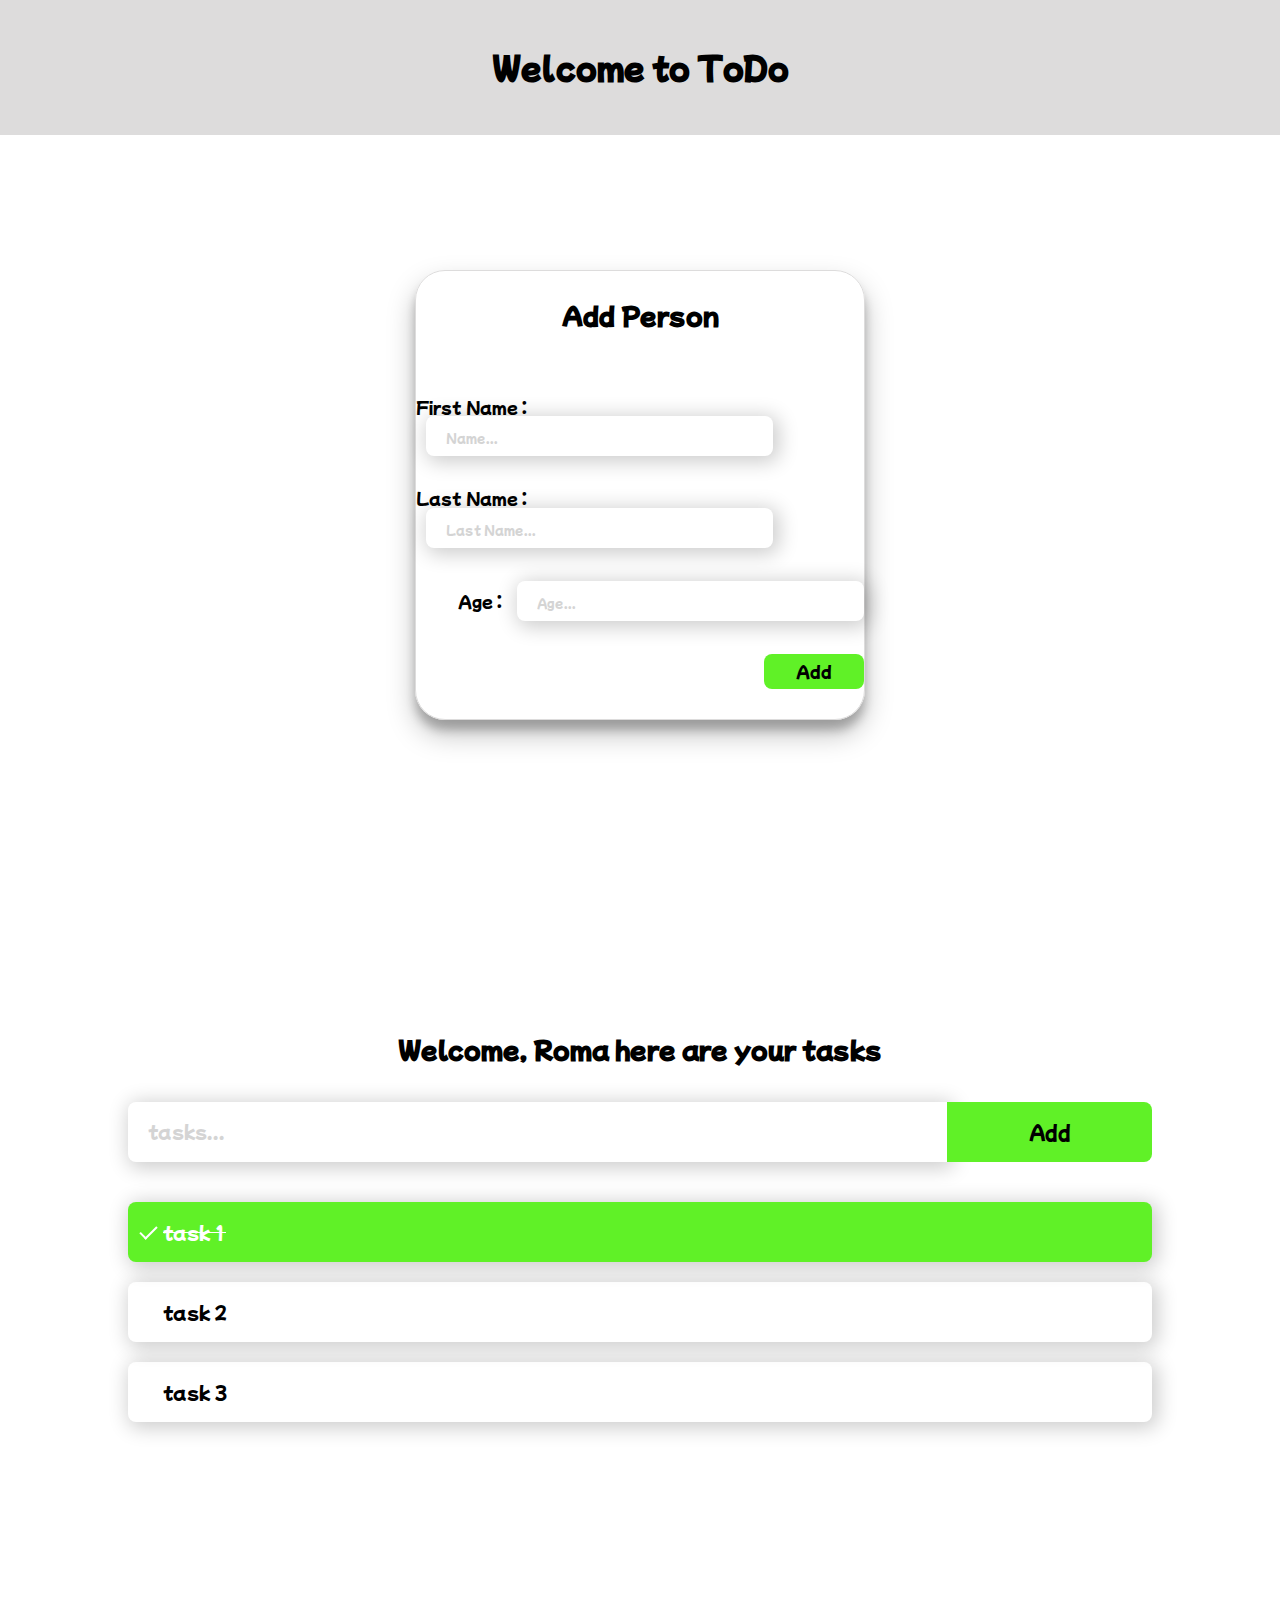
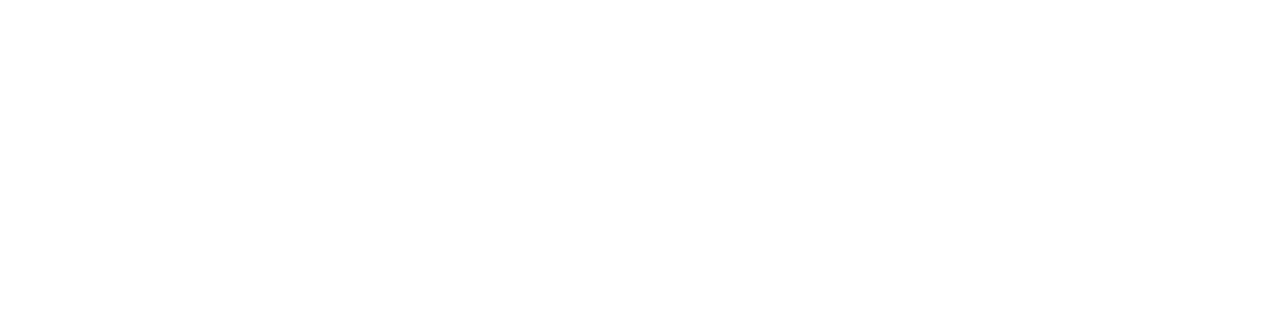
<file: Task/final-task/index.html>
<!DOCTYPE html>
<html lang="en">
<head>
  <meta charset="UTF-8">
  <meta http-equiv="X-UA-Compatible" content="IE=edge">
  <meta name="viewport" content="width=device-width, initial-scale=1.0">
  <link rel="preconnect" href="https://fonts.googleapis.com">
  <link rel="preconnect" href="https://fonts.gstatic.com" crossorigin>
  <link href="https://fonts.googleapis.com/css2?family=Mochiy+Pop+P+One&display=swap" rel="stylesheet">
  <link rel="stylesheet" href="css/style.css">
  <title>ToDo List Application</title>
</head>
<body>
  <header class="header">
    <div class="container">
      <div class="header__wrapper">
        <h1 class="header__title">Welcome to ToDo</h1>
        <!-- <label class="switch">
          <input type="checkbox">
          <span class="slider round"></span>
        </label> -->
      </div>
      <!-- /.header__wrapper -->
    </div>
    <!-- /.container -->
  </header>
  <main class="main">
    <section class="user">
      <div class="container">
        <div class="user__wapper">
          <div class="user__info">
            <h2 class="user__title">Add Person</h2>
            <ul class="user__list">
              <li class="user__item">
                <label for="name">
                  <span class="user__first">First Name :</span>
                  <input class="user__input" id="name" name="name" type="text" placeholder="Name..." required>
                </label>
              </li>
              <li class="user__item">
                <label for="lastname">
                  <span class="user__last">Last Name :</span>
                  <input class="user__input" id="lastname" name="lastname" type="text" placeholder="Last Name..." required>
                </label>
              </li>
              <li class="user__item">
                <label for="age">
                  <span class="user__age">Age :</span>
                  <input  class="user__input" id="age" name="age" type="number" placeholder="Age..." required>
                </label>
              </li>
              <li class="user__item">
                <button class="user__button" type="submit">Add</button>
              </li>
            </ul>
          </div>
          <!-- /.user__info -->
        </div>
        <!-- /.user__wapper -->
      </div>
      <!-- /.container -->
    </section>
    <section class="todo">
      <div class="container">
        <div class="todo__wrapper">
          <div class="todo__head">
            <h2 class="todo__title">Welcome, Roma here are your tasks</h2>
            <label class="todo__label" for="create">
              <input  class="todo__input" name="create" type="text" placeholder="tasks..." required>
              <button class="todo__button" type="button">Add</button>
            </label>
          </div>
          <!-- /.todo__head -->
          <ul class="todo__list">
            <li class="todo__item done">task 1</li>
            <li class="todo__item">task 2</li>
            <li class="todo__item">task 3</li>
          </ul>
        </div>
        <!-- /.todo__wrapper -->
      </div>
      <!-- /.container -->
    </section>
  </main>

  <script src="js/main.js"></script>
</body>
</html>
</file>
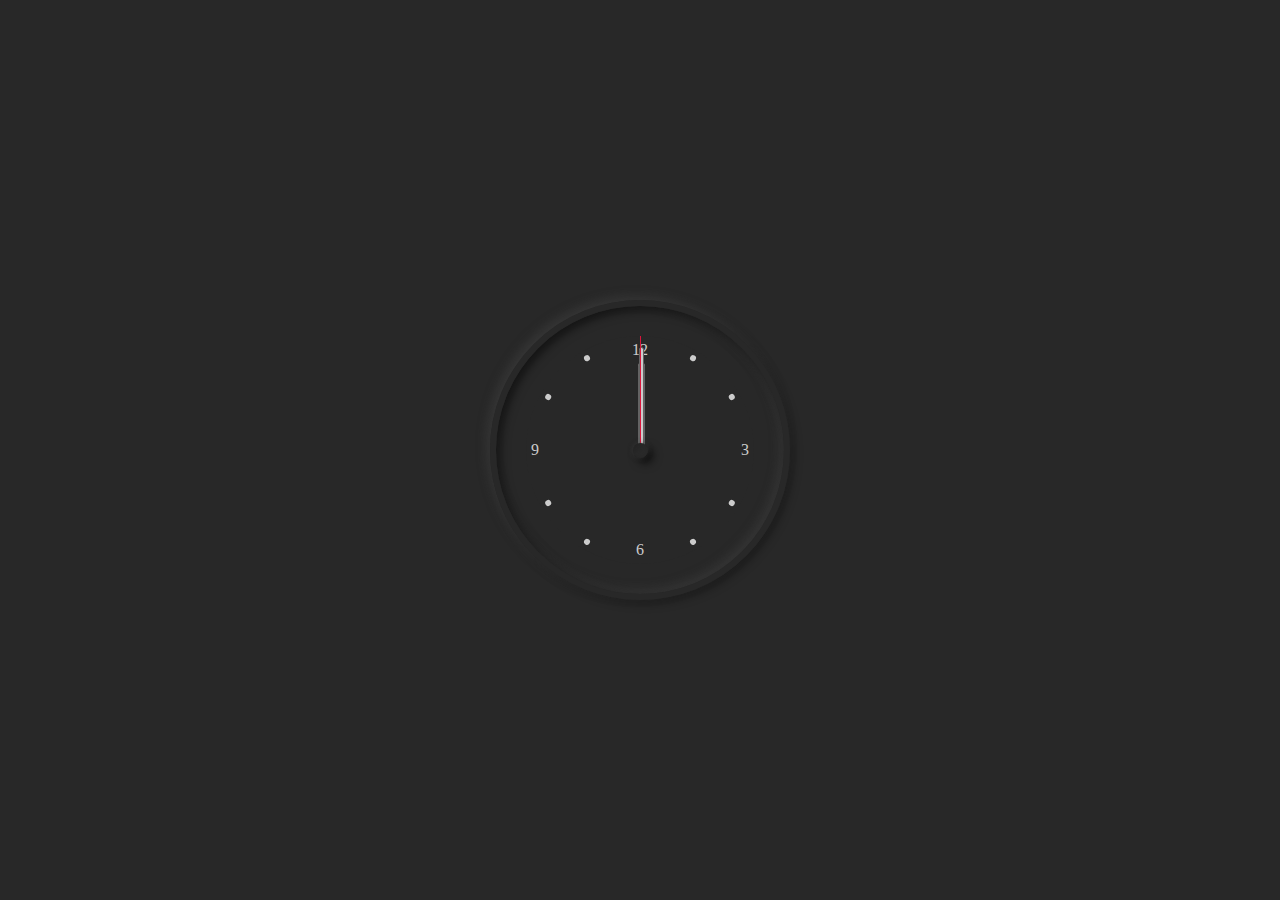
<file: Task/task №4/index.html>
<!DOCTYPE html>
<html lang="en">
<head>
  <meta charset="UTF-8">
  <meta http-equiv="X-UA-Compatible" content="IE=edge">
  <meta name="viewport" content="width=device-width, initial-scale=1.0">
  <!-- <link rel="preconnect" href="https://fonts.googleapis.com">
  <link rel="preconnect" href="https://fonts.gstatic.com" crossorigin>
  <link href="https://fonts.googleapis.com/css2?family=Gluten:wght@500&display=swap" rel="stylesheet"> -->
  <link rel="stylesheet" href="style.css">
  <title>css clock</title>
</head>
<body>
  <time class="clock">
    <div class="clock__face">
      <div class="clock__one">
        <span>12</span>
        <span>6</span>
      </div>
      <div class="clock__two">
        <span>9</span>
        <span>3</span>
      </div>
      <div class="clock__three">
        <span class="clock__point"></span>
        <span class="clock__point"></span>
      </div>
      <div class="clock__four">
        <span class="clock__point"></span>
        <span class="clock__point"></span>
      </div>
      <div class="clock__five">
        <span class="clock__point"></span>
        <span class="clock__point"></span>
      </div>
      <div class="clock__six">
        <span class="clock__point"></span>
        <span class="clock__point"></span>
      </div>
      <div class="clock__hour clock__hand"></div>
      <div class="clock__min clock__hand"></div>
      <div class="clock__sec clock__hand"></div>
    </div>
    <!-- /.clock__face -->
  </time>

  <script src="main.js"></script>
</body>
</html>
</file>
<file: Task/task №4/style.css>
* {
  box-sizing: border-box;
  margin: 0;
  padding: 0;
}

body {
  display: flex;
  align-items: center;
  min-height: 100vh;
  /* font-family: 'Gluten', cursive; */
  color: #cccccc;
  background: #282828;
}

:root {
  --main-bg-color: #cccccc;
  --bg: #282828;
}
/* style clock */

.clock {
  position: relative;
  width: 300px;
  height: 300px;
  margin: auto;
  padding: 30px;
  border: 6px solid var(--bg);
  box-shadow: -4px -4px 10px rgba(67, 67, 67, 0.5),
              inset 4px 4px 10px rgba(0, 0, 0, 0.5),
              inset -4px -4px 10px rgba(67, 67, 67, 0.5),
              4px 4px 10px rgba(0, 0, 0, 0.3);
  border-radius: 50%;
}

.clock__face {
  position: relative;
  display: flex;
  justify-content: center;
  align-items: center;
  width: 100%;
  height: 100%;
  border-radius: 100%;
  background: var(--bg);
  z-index: 2;
  overflow: hidden;
}

.clock__face::before {
  content: '';
  width: 15px;
  height: 15px;
  background: var(--bg);
  box-shadow: 0px 0px 5px rgb(67 67 67 / 50%), 
              inset 0px 0px 10px rgb(0 0 0 / 20%), 
              inset -4px -4px 10px rgb(67 67 67 / 25%), 
              5px 5px 10px rgb(0 0 0 / 70%);
  border-radius: 100%;
  z-index: 10;
}

.clock__one {
  position: absolute;
  display: flex;
  flex-direction: column;
  justify-content: space-between;
  align-items: center;
  top: 0;
  height: 100%;
  padding: 5px;
}

.clock__two {
  position: absolute;
  display: flex;
  justify-content: space-between;
  align-items: center;
  left: 0;
  width: 100%;
  padding: 5px;
}

.clock__three,
.clock__four,
.clock__five,
.clock__six {
  position: absolute;
  display: flex;
  flex-direction: column;
  justify-content: space-between;
  align-items: center;
  height: 100%;
  padding: 5px;
}

.clock__point {
  width: 6px;
  height: 6px;
  border-radius: 50%;
  background: var(--main-bg-color);;
}

.clock__three {
  transform: rotate(30deg);
}

.clock__four {
  transform: rotate(60deg);
}

.clock__five {
  transform: rotate(120deg);
}

.clock__six {
  transform: rotate(150deg);
}

/* style hand */

.clock__hand {
  margin-left: -8px;
  margin-top: -8px;
  position: absolute;
  display: block;
  height: 1em;
  width: 1em;
  left: 50%;
  top: 50%;
}

.clock__hour::after,
.clock__min::after,
.clock__sec::after {
  content: "";
  position: absolute;
  bottom: 50%;
  left: 50%;
  display: block;
  margin-bottom: 1px;
  border-radius: 6px 6px 0 0;
}

.clock__hour::after {
  height: 85px;
  width: 5px;
  margin-left: -2.25px;
  background: var(--main-bg-color);;
  border: 1px solid #636363;
  z-index: 3;
}

.clock__min::after {
  height: 100px;
  width: 3px;
  margin-left: -1.25px;
  background: var(--main-bg-color);;
  border: 1px solid #636363;
  z-index: 4;
}

.clock__sec::after {
  height: 125px;
  width: 1px;
  margin-left: -0.25px;
  background: #dc143c;
  z-index: 5;
}
</file>
<file: Task/final-task/css/style.css>
@import url("normalize.css");

* {
  box-sizing: border-box;
}

body {
  font-family: 'Mochiy Pop P One', sans-serif;
}

.container {
  width: 1280px;
  margin: 0 auto;
}

.header {
  padding: 30px 0;
  background: #dddcdc;
}

.header__wrapper {
  display: flex;
  align-items: center;
  justify-content: center;
}

.header__title {
  font-size: 30px;
  text-align: center;
  width: 345px;
  transition: all 0.3s;
}

.header__title:hover {
  letter-spacing: 3px;
}

/* style user */

.user {
  width: 100%;
  height: 100vh;
}

.user__wapper {
  display: flex;
  justify-content: center;
  align-items: center;
  height: 80vh;
}

.user__title {
  margin: 0;
}

.user__info {
  display: flex;
  flex-direction: column;
  align-items: center;
  justify-content: space-between;
  width: 450px;
  height: 450px;
  padding: 30px 0;
  border: 1px solid #dddcdc;
  border-radius: 30px;
  box-shadow: 0 14px 28px rgba(0,0,0,0.25), 0 10px 10px rgba(0,0,0,0.22);
}

.user__list {
  height: 75%;
  display: flex;
  flex-direction: column;
  justify-content: space-between;
  align-items: end;
  list-style: none;
  margin: 0;
  padding: 0;
}

.user__item label {
  cursor: pointer;
}

.user__input {
  height: 30px;
  margin-left: 10px;
  padding: 20px 0 20px 20px;
  border-radius: 8px;
  border: none;
  box-shadow: 3px 3px 20px 3px rgb(0 0 0 / 20%);
  outline: none;
}

.user__input::-webkit-input-placeholder {
  font-size: 12px;
  opacity: 0.3;
}

.user__input:focus::-webkit-input-placeholder {
  text-indent: 200px;
  transition: text-indent 0.9s;
}

input[type=number]::-webkit-inner-spin-button,
input[type=number]::-webkit-outer-spin-button {
  -webkit-appearance: none;
}

.user__button {
  -webkit-appearance: none;
  -moz-appearance: none;
  appearance: none;
  font-size: 16px;
  min-width: 100px;
  padding: 8px 16px;
  border: 0;
  border-radius: 8px;
  background: #60f127;
  cursor: pointer;
}

.user__button:hover {
  background: #87f55b;
}

.user__button:focus {
  outline: none;
  box-shadow: 0 0 0 2px #cbd6ee;
}

/* style todo */

.todo {
  height: 100vh;
}

.todo__wrapper {
  display: flex;
  justify-content: center;
  align-items: center;
  flex-direction: column;
}

.todo__head {
  display: flex;
  justify-content: center;
  align-items: center;
  flex-direction: column;
  width: 100%;
}

.todo__title {
  margin: 0;
}

.todo__label {
  width: 80%;
  margin-top: 40px;
}

.todo__input {
  width: 80%;
  height: 60px;
  float: left;
  padding: 20px;
  border-radius: 8px 0 0 8px;
  border: none;
  box-shadow: 3px 3px 20px 3px rgb(0 0 0 / 20%);
  outline: none;
}

.todo__input::-webkit-input-placeholder {
  font-size: 18px;
  opacity: 0.3;
}

.todo__input:focus::-webkit-input-placeholder {
  text-indent: 1000px;
  transition: text-indent 0.9s;
}

.todo__button {
  -webkit-appearance: none;
  -moz-appearance: none;
  appearance: none;
  font-size: 19px;
  min-width: 20%;
  height: 60px;
  padding: 8px 16px;
  float: left;
  border-radius: 0 8px 8px 0;
  border: none;
  background: #60f127;
  cursor: pointer;
}

.todo__button:hover {
  background: #87f55b;
}

.todo__button:focus {
  outline: none;
  box-shadow: 0 0 0 2px #cbd6ee;
}

.todo__list {
  width: 80%;
  margin: 40px 0 0 0;
  padding: 0;
}

.todo__item {
  position: relative;
  display: flex;
  justify-content: start;
  align-items: center;
  width: 100%;
  height: 60px;
  font-size: 18px;
  padding: 0 35px;
  list-style: none;
  border-radius: 8px;
  border: none;
  box-shadow: 3px 3px 20px 3px rgb(0 0 0 / 20%);
  transition: 0.2s;
  cursor: pointer;
  -webkit-user-select: none;
  -moz-user-select: none;
  -ms-user-select: none;
  user-select: none;
}


.todo__item:not(:last-child) {
  margin-bottom: 20px;
}

.todo__item:hover {
  background: #ddd;
}

.done {
  background: #60f127;
  color: #fff;
  text-decoration: line-through;
}

.done:hover {
  background: #87f55b;
}

.done::before {
  content: '';
  position: absolute;
  border-color: #fff;
  border-style: solid;
  border-width: 0 2px 2px 0;
  top: 33%;
  left: 16px;
  transform: rotate(45deg);
  height: 15px;
  width: 7px;
}
</file>
